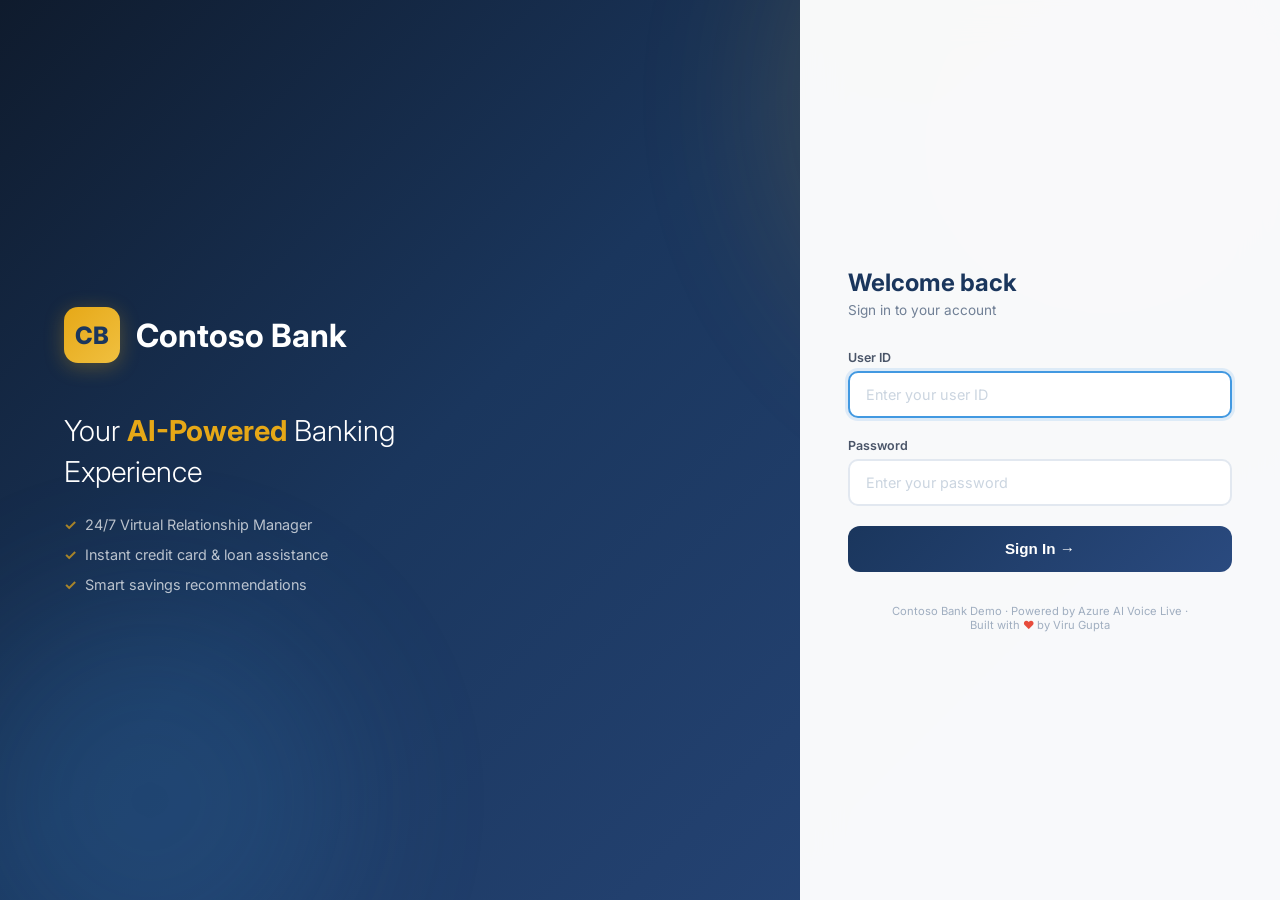
<file: server/static/login.html>
<!DOCTYPE html>
<html lang="en">
<head>
    <meta charset="UTF-8">
    <meta name="viewport" content="width=device-width, initial-scale=1.0">
    <title>Contoso Bank — Login</title>
    <link rel="preconnect" href="https://fonts.googleapis.com">
    <link rel="preconnect" href="https://fonts.gstatic.com" crossorigin>
    <link href="https://fonts.googleapis.com/css2?family=Inter:wght@400;500;600;700;800&display=swap" rel="stylesheet">
    <style>
        * { margin: 0; padding: 0; box-sizing: border-box; }
        body {
            font-family: 'Inter', system-ui, sans-serif;
            min-height: 100vh;
            display: flex;
            background: linear-gradient(135deg, #0f1b2d 0%, #1a365d 40%, #2a4a7f 100%);
            position: relative;
            overflow: hidden;
        }
        body::before, body::after {
            content: '';
            position: fixed;
            border-radius: 50%;
            filter: blur(80px);
            opacity: 0.15;
        }
        body::before {
            width: 600px; height: 600px;
            background: #e6a817;
            top: -200px; right: -100px;
            animation: float1 20s ease-in-out infinite;
        }
        body::after {
            width: 400px; height: 400px;
            background: #4299e1;
            bottom: -100px; left: -50px;
            animation: float2 25s ease-in-out infinite;
        }
        @keyframes float1 { 0%,100% { transform: translate(0,0); } 50% { transform: translate(-60px, 80px); } }
        @keyframes float2 { 0%,100% { transform: translate(0,0); } 50% { transform: translate(40px, -60px); } }

        .brand-panel {
            flex: 1;
            display: flex;
            flex-direction: column;
            justify-content: center;
            padding: 4rem;
            color: white;
            position: relative;
            z-index: 1;
        }
        .brand-logo {
            display: flex;
            align-items: center;
            gap: 1rem;
            margin-bottom: 3rem;
        }
        .brand-logo-icon {
            width: 56px; height: 56px;
            background: linear-gradient(135deg, #e6a817, #f0c040);
            border-radius: 14px;
            display: flex; align-items: center; justify-content: center;
            font-size: 1.5rem; font-weight: 800; color: #1a365d;
            box-shadow: 0 4px 20px rgba(230,168,23,0.3);
        }
        .brand-logo h1 { font-size: 2rem; font-weight: 700; }
        .brand-tagline {
            font-size: 1.8rem; font-weight: 300; line-height: 1.4;
            margin-bottom: 1.5rem; max-width: 400px;
        }
        .brand-tagline strong { font-weight: 700; color: #e6a817; }
        .brand-features {
            display: flex; flex-direction: column; gap: 0.8rem;
            opacity: 0.7; font-size: 0.9rem;
        }
        .brand-features span::before {
            content: '\2713'; margin-right: 0.5rem; color: #e6a817; font-weight: 700;
        }

        .login-panel {
            width: 480px;
            display: flex;
            flex-direction: column;
            justify-content: center;
            padding: 3rem;
            background: rgba(255,255,255,0.97);
            backdrop-filter: blur(20px);
            position: relative;
            z-index: 1;
        }
        .login-panel h2 {
            font-size: 1.5rem; color: #1a365d; margin-bottom: 0.3rem;
        }
        .login-panel .subtitle {
            color: #718096; font-size: 0.85rem; margin-bottom: 2rem;
        }

        .form-group {
            margin-bottom: 1.25rem;
        }
        .form-group label {
            display: block;
            font-size: 0.78rem;
            font-weight: 600;
            color: #4a5568;
            margin-bottom: 0.4rem;
        }
        .form-group input {
            width: 100%;
            padding: 0.8rem 1rem;
            border: 2px solid #e2e8f0;
            border-radius: 10px;
            font-size: 0.9rem;
            font-family: inherit;
            transition: border-color 0.2s, box-shadow 0.2s;
            outline: none;
            background: white;
        }
        .form-group input:focus {
            border-color: #4299e1;
            box-shadow: 0 0 0 3px rgba(66,153,225,0.15);
        }
        .form-group input::placeholder {
            color: #cbd5e0;
        }

        .error-msg {
            color: #e53e3e;
            font-size: 0.78rem;
            margin-bottom: 1rem;
            display: none;
            align-items: center;
            gap: 0.3rem;
        }
        .error-msg.show { display: flex; }

        .btn-login {
            width: 100%;
            padding: 0.9rem;
            border: none;
            border-radius: 12px;
            font-size: 0.95rem;
            font-weight: 600;
            cursor: pointer;
            background: linear-gradient(135deg, #1a365d, #2a4a7f);
            color: white;
            transition: all 0.3s;
            display: flex; align-items: center; justify-content: center; gap: 0.5rem;
        }
        .btn-login:hover {
            transform: translateY(-1px);
            box-shadow: 0 6px 20px rgba(26,54,93,0.3);
        }

        .login-footer {
            margin-top: 2rem; text-align: center;
            font-size: 0.7rem; color: #a0aec0;
        }

        @media (max-width: 900px) {
            body { flex-direction: column; }
            .brand-panel { padding: 2rem; text-align: center; align-items: center; }
            .brand-tagline { font-size: 1.3rem; }
            .login-panel { width: 100%; }
        }
    </style>
</head>
<body>
    <div class="brand-panel">
        <div class="brand-logo">
            <div class="brand-logo-icon">CB</div>
            <h1>Contoso Bank</h1>
        </div>
        <div class="brand-tagline">
            Your <strong>AI-Powered</strong> Banking Experience
        </div>
        <div class="brand-features">
            <span>24/7 Virtual Relationship Manager</span>
            <span>Instant credit card &amp; loan assistance</span>
            <span>Smart savings recommendations</span>
        </div>
    </div>

    <div class="login-panel">
        <h2>Welcome back</h2>
        <p class="subtitle">Sign in to your account</p>

        <form onsubmit="return login(event)">
            <div class="form-group">
                <label for="userid">User ID</label>
                <input type="text" id="userid" placeholder="Enter your user ID" autocomplete="username" autofocus>
            </div>
            <div class="form-group">
                <label for="password">Password</label>
                <input type="password" id="password" placeholder="Enter your password" autocomplete="current-password">
            </div>
            <div class="error-msg" id="error-msg">Invalid user ID or password</div>
            <button type="submit" class="btn-login">Sign In &rarr;</button>
        </form>

        <div class="login-footer">
            Contoso Bank Demo &middot; Powered by Azure AI Voice Live &middot;
            <br>Built with <span style="color:#e74c3c">&hearts;</span> by Viru Gupta
        </div>
    </div>

    <script>
        const VALID_USERS = {
            'rajesh':  'contoso123',
            'priya':   'contoso123',
            'amit':    'contoso123',
            'sneha':   'contoso123',
            'vikram':  'contoso123', 
            'viru':    'contoso123', 
            'harshal': 'contoso123',
        };

        function login(e) {
            e.preventDefault();
            const uid = document.getElementById('userid').value.trim().toLowerCase();
            const pwd = document.getElementById('password').value;
            const err = document.getElementById('error-msg');

            if (VALID_USERS[uid] && VALID_USERS[uid] === pwd) {
                err.classList.remove('show');
                sessionStorage.setItem('contosoUser', uid);
                window.location.href = '/home';
            } else {
                err.classList.add('show');
                document.getElementById('password').value = '';
                document.getElementById('password').focus();
            }
            return false;
        }
    </script>
</body>
</html>
</file>
